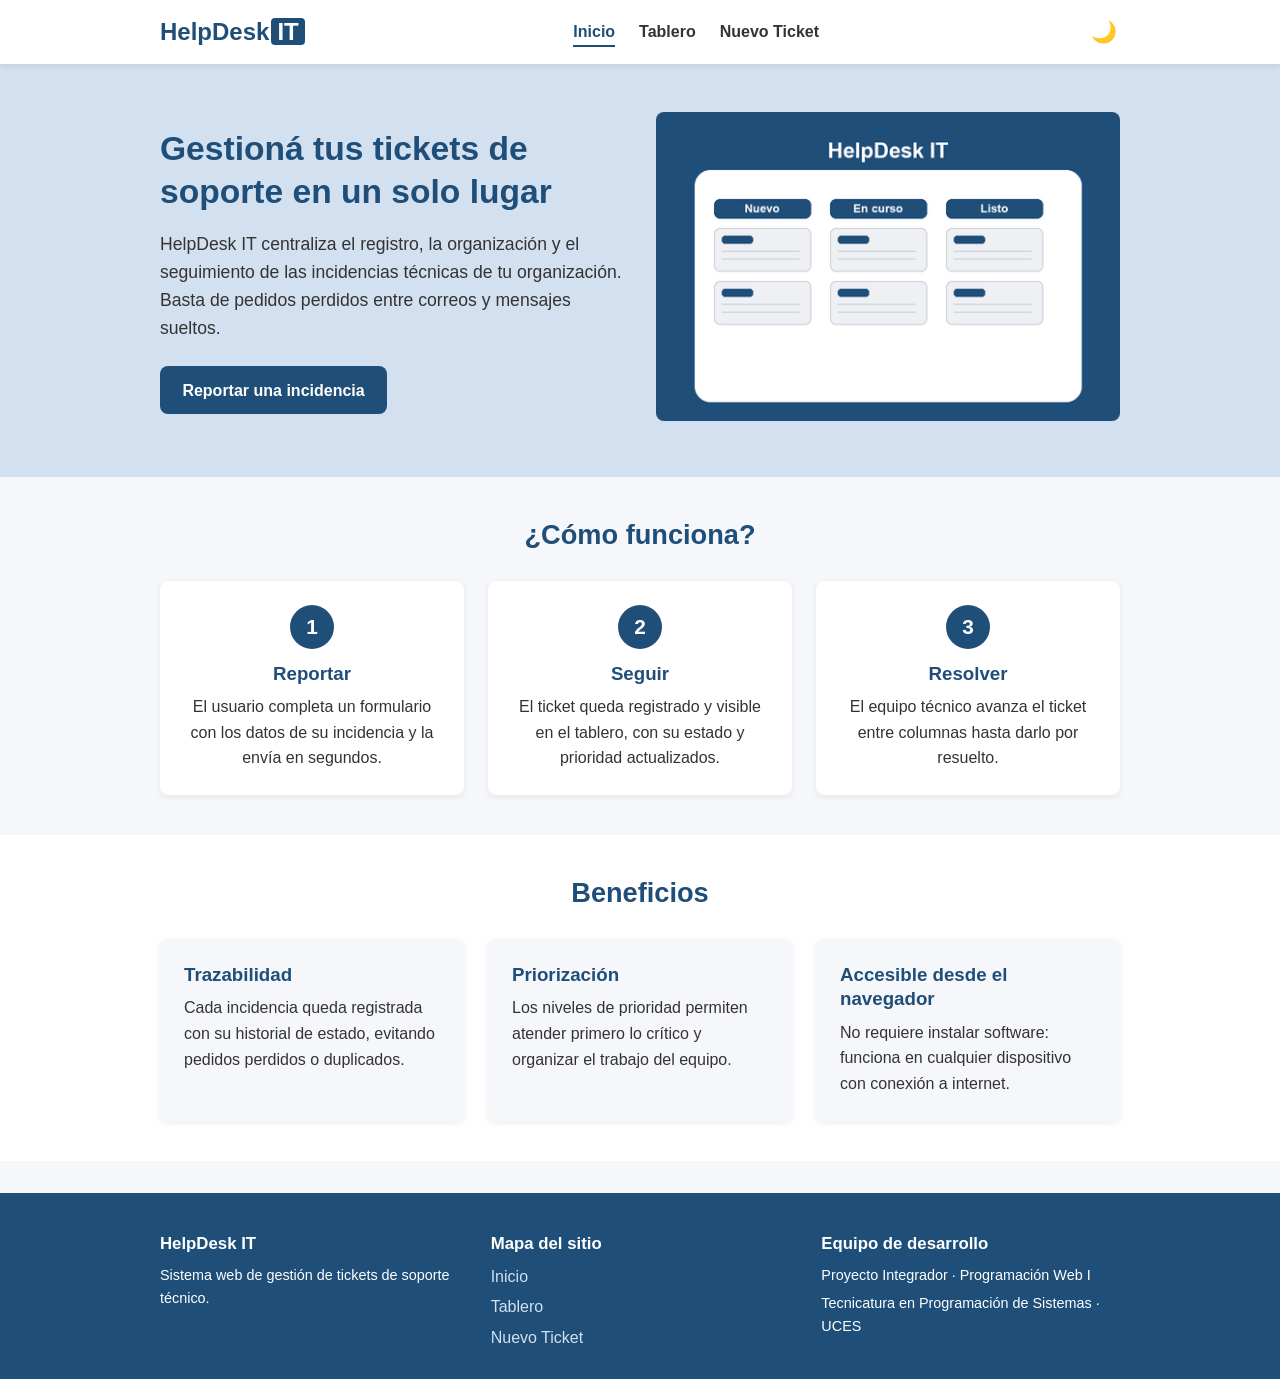
<file: index.html>
<!DOCTYPE html>
<html lang="es">
<head>
    <meta charset="UTF-8">
    <meta name="viewport" content="width=device-width, initial-scale=1.0">
    <meta name="description" content="HelpDesk IT: sistema web para registrar y hacer seguimiento de tickets de soporte técnico.">
    <meta name="author" content="Equipo HelpDesk IT">
    <title>HelpDesk IT | Inicio</title>
    <link rel="stylesheet" href="recursos/style.css">
</head>
<body>

    <header class="cabecera">
        <div class="contenedor cabecera__contenido">
            <a href="index.html" class="logo">HelpDesk<span>IT</span></a>

            <nav class="navegacion" id="navPrincipal" aria-label="Navegación principal">
                <ul>
                    <li><a href="index.html" class="activo">Inicio</a></li>
                    <li><a href="tablero.html">Tablero</a></li>
                    <li><a href="nuevo-ticket.html">Nuevo Ticket</a></li>
                </ul>
            </nav>

            <div class="cabecera__acciones">
                <button class="tema-toggle" id="temaToggle" type="button" aria-label="Activar modo oscuro">🌙</button>
                <button class="menu-toggle" id="menuToggle" aria-label="Abrir menú de navegación" aria-expanded="false">
                    <span></span><span></span><span></span>
                </button>
            </div>
        </div>
    </header>

    <main>
        <section class="hero">
            <div class="contenedor hero__contenido">
                <div class="hero__texto">
                    <h1>Gestioná tus tickets de soporte en un solo lugar</h1>
                    <p>HelpDesk IT centraliza el registro, la organización y el seguimiento de las incidencias técnicas de tu organización. Basta de pedidos perdidos entre correos y mensajes sueltos.</p>
                    <a href="nuevo-ticket.html" class="boton">Reportar una incidencia</a>
                </div>
                <div class="hero__imagen">
                    <img src="imagenes/hero-soporte.png" alt="Ilustración de un equipo de soporte técnico gestionando tickets" width="480" height="320">
                </div>
            </div>
        </section>

        <section class="pasos" aria-labelledby="titulo-pasos">
            <div class="contenedor">
                <h2 id="titulo-pasos">¿Cómo funciona?</h2>
                <div class="pasos__grilla">
                    <article class="paso">
                        <span class="paso__numero">1</span>
                        <h3>Reportar</h3>
                        <p>El usuario completa un formulario con los datos de su incidencia y la envía en segundos.</p>
                    </article>
                    <article class="paso">
                        <span class="paso__numero">2</span>
                        <h3>Seguir</h3>
                        <p>El ticket queda registrado y visible en el tablero, con su estado y prioridad actualizados.</p>
                    </article>
                    <article class="paso">
                        <span class="paso__numero">3</span>
                        <h3>Resolver</h3>
                        <p>El equipo técnico avanza el ticket entre columnas hasta darlo por resuelto.</p>
                    </article>
                </div>
            </div>
        </section>

        <!-- Beneficios -->
        <section class="beneficios" aria-labelledby="titulo-beneficios">
            <div class="contenedor">
                <h2 id="titulo-beneficios">Beneficios</h2>
                <div class="beneficios__grilla">
                    <article class="beneficio">
                        <h3>Trazabilidad</h3>
                        <p>Cada incidencia queda registrada con su historial de estado, evitando pedidos perdidos o duplicados.</p>
                    </article>
                    <article class="beneficio">
                        <h3>Priorización</h3>
                        <p>Los niveles de prioridad permiten atender primero lo crítico y organizar el trabajo del equipo.</p>
                    </article>
                    <article class="beneficio">
                        <h3>Accesible desde el navegador</h3>
                        <p>No requiere instalar software: funciona en cualquier dispositivo con conexión a internet.</p>
                    </article>
                </div>
            </div>
        </section>
    </main>

    <footer class="pie">
        <div class="contenedor pie__contenido">
            <div class="pie__columna">
                <h3>HelpDesk IT</h3>
                <p>Sistema web de gestión de tickets de soporte técnico.</p>
            </div>
            <nav class="pie__columna" aria-label="Mapa del sitio">
                <h3>Mapa del sitio</h3>
                <ul>
                    <li><a href="index.html">Inicio</a></li>
                    <li><a href="tablero.html">Tablero</a></li>
                    <li><a href="nuevo-ticket.html">Nuevo Ticket</a></li>
                </ul>
            </nav>
            <div class="pie__columna">
                <h3>Equipo de desarrollo</h3>
                <p>Proyecto Integrador · Programación Web I</p>
                <p>Tecnicatura en Programación de Sistemas · UCES</p>
            </div>
        </div>
    </footer>

    <script src="recursos/funciones.js"></script>
</body>
</html>
</file>
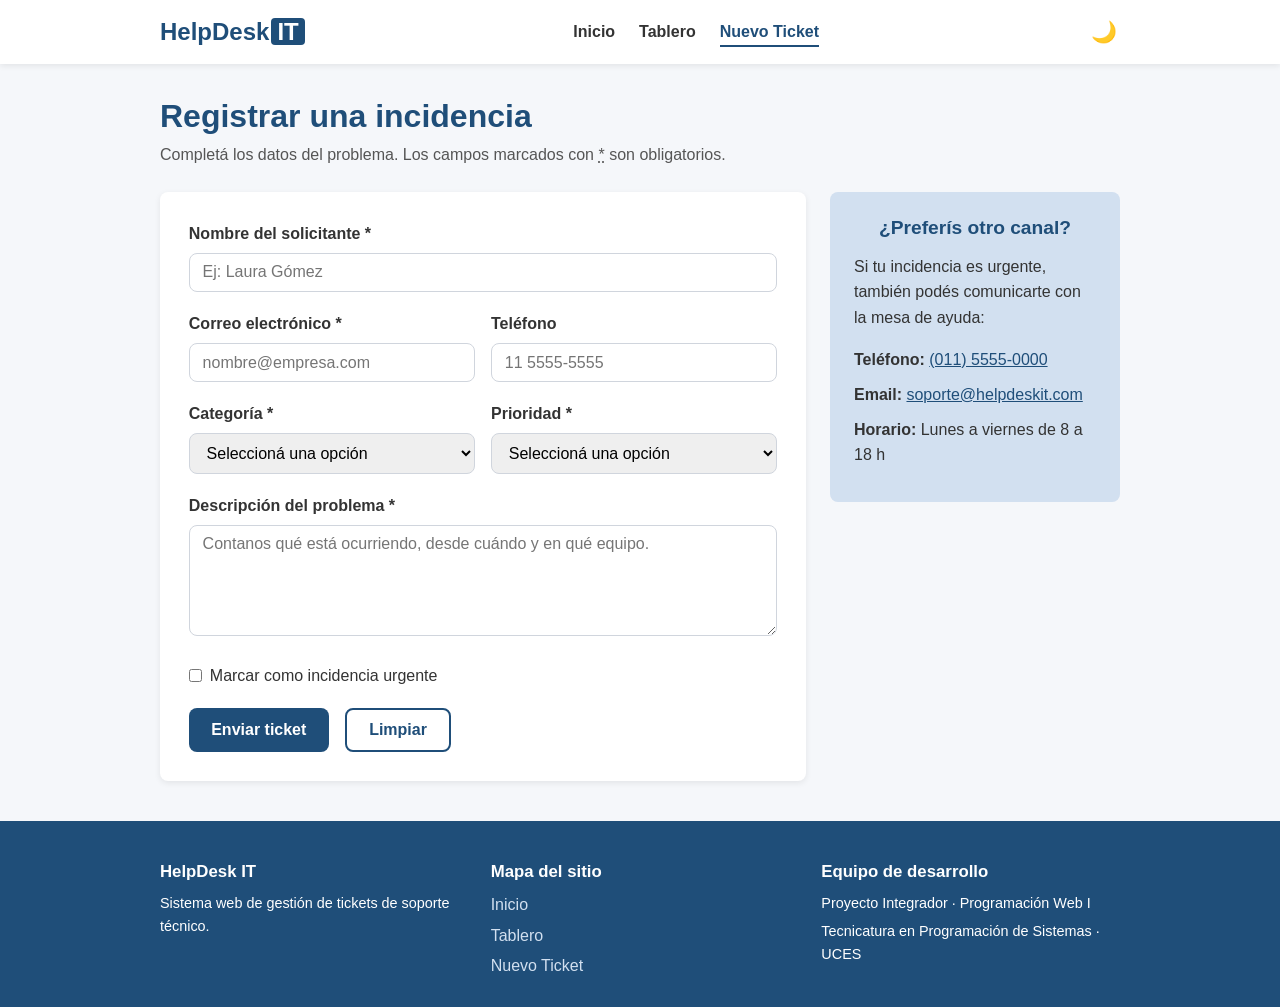
<file: nuevo-ticket.html>
<!DOCTYPE html>
<html lang="es">
<head>
    <meta charset="UTF-8">
    <meta name="viewport" content="width=device-width, initial-scale=1.0">
    <meta name="description" content="Registrá una nueva incidencia de soporte técnico en HelpDesk IT mediante un formulario simple y accesible.">
    <meta name="author" content="Equipo HelpDesk IT">
    <title>HelpDesk IT | Nuevo Ticket</title>
    <link rel="stylesheet" href="recursos/style.css">
</head>
<body>

    <header class="cabecera">
        <div class="contenedor cabecera__contenido">
            <a href="index.html" class="logo">HelpDesk<span>IT</span></a>

            <nav class="navegacion" id="navPrincipal" aria-label="Navegación principal">
                <ul>
                    <li><a href="index.html">Inicio</a></li>
                    <li><a href="tablero.html">Tablero</a></li>
                    <li><a href="nuevo-ticket.html" class="activo">Nuevo Ticket</a></li>
                </ul>
            </nav>

            <div class="cabecera__acciones">
                <button class="tema-toggle" id="temaToggle" type="button" aria-label="Activar modo oscuro">🌙</button>
                <button class="menu-toggle" id="menuToggle" aria-label="Abrir menú de navegación" aria-expanded="false">
                    <span></span><span></span><span></span>
                </button>
            </div>
        </div>
    </header>

    <main class="contenedor">
        <h1>Registrar una incidencia</h1>
        <p class="subtitulo">Completá los datos del problema. Los campos marcados con <abbr title="obligatorio">*</abbr> son obligatorios.</p>

        <div class="registro">
            <section class="formulario-seccion">
                <!-- novalidate: la validación la controla íntegramente JavaScript (Fase 3) -->
                <form class="formulario" action="#" method="post" novalidate>

                    <div class="campo">
                        <label for="nombre">Nombre del solicitante *</label>
                        <input type="text" id="nombre" name="nombre" placeholder="Ej: Laura Gómez" required>
                    </div>

                    <div class="campo-doble">
                        <div class="campo">
                            <label for="email">Correo electrónico *</label>
                            <input type="email" id="email" name="email" placeholder="nombre@empresa.com" required>
                        </div>
                        <div class="campo">
                            <label for="telefono">Teléfono</label>
                            <input type="tel" id="telefono" name="telefono" placeholder="11 5555-5555">
                        </div>
                    </div>

                    <div class="campo-doble">
                        <div class="campo">
                            <label for="categoria">Categoría *</label>
                            <select id="categoria" name="categoria" required>
                                <option value="">Seleccioná una opción</option>
                                <option value="hardware">Hardware</option>
                                <option value="software">Software</option>
                                <option value="redes">Redes</option>
                                <option value="accesos">Accesos</option>
                            </select>
                        </div>
                        <div class="campo">
                            <label for="prioridad">Prioridad *</label>
                            <select id="prioridad" name="prioridad" required>
                                <option value="">Seleccioná una opción</option>
                                <option value="alta">Alta</option>
                                <option value="media">Media</option>
                                <option value="baja">Baja</option>
                            </select>
                        </div>
                    </div>

                    <div class="campo">
                        <label for="descripcion">Descripción del problema *</label>
                        <textarea id="descripcion" name="descripcion" rows="5" placeholder="Contanos qué está ocurriendo, desde cuándo y en qué equipo." required></textarea>
                    </div>

                    <div class="campo campo--check">
                        <input type="checkbox" id="urgente" name="urgente" value="si">
                        <label for="urgente">Marcar como incidencia urgente</label>
                    </div>

                    <div class="acciones">
                        <button type="submit" class="boton">Enviar ticket</button>
                        <button type="reset" class="boton boton--secundario">Limpiar</button>
                    </div>
                </form>
            </section>

            <!-- Información de contacto directo -->
            <aside class="contacto" aria-label="Contacto directo de soporte">
                <h2>¿Preferís otro canal?</h2>
                <p>Si tu incidencia es urgente, también podés comunicarte con la mesa de ayuda:</p>
                <ul class="contacto__lista">
                    <li><strong>Teléfono:</strong> <a href="tel:+541155550000">(011) 5555-0000</a></li>
                    <li><strong>Email:</strong> <a href="mailto:soporte@helpdeskit.com">soporte@helpdeskit.com</a></li>
                    <li><strong>Horario:</strong> Lunes a viernes de 8 a 18 h</li>
                </ul>
            </aside>
        </div>
    </main>

    <footer class="pie">
        <div class="contenedor pie__contenido">
            <div class="pie__columna">
                <h3>HelpDesk IT</h3>
                <p>Sistema web de gestión de tickets de soporte técnico.</p>
            </div>
            <nav class="pie__columna" aria-label="Mapa del sitio">
                <h3>Mapa del sitio</h3>
                <ul>
                    <li><a href="index.html">Inicio</a></li>
                    <li><a href="tablero.html">Tablero</a></li>
                    <li><a href="nuevo-ticket.html">Nuevo Ticket</a></li>
                </ul>
            </nav>
            <div class="pie__columna">
                <h3>Equipo de desarrollo</h3>
                <p>Proyecto Integrador · Programación Web I</p>
                <p>Tecnicatura en Programación de Sistemas · UCES</p>
            </div>
        </div>
    </footer>

    <script src="recursos/funciones.js"></script>
</body>
</html>
</file>
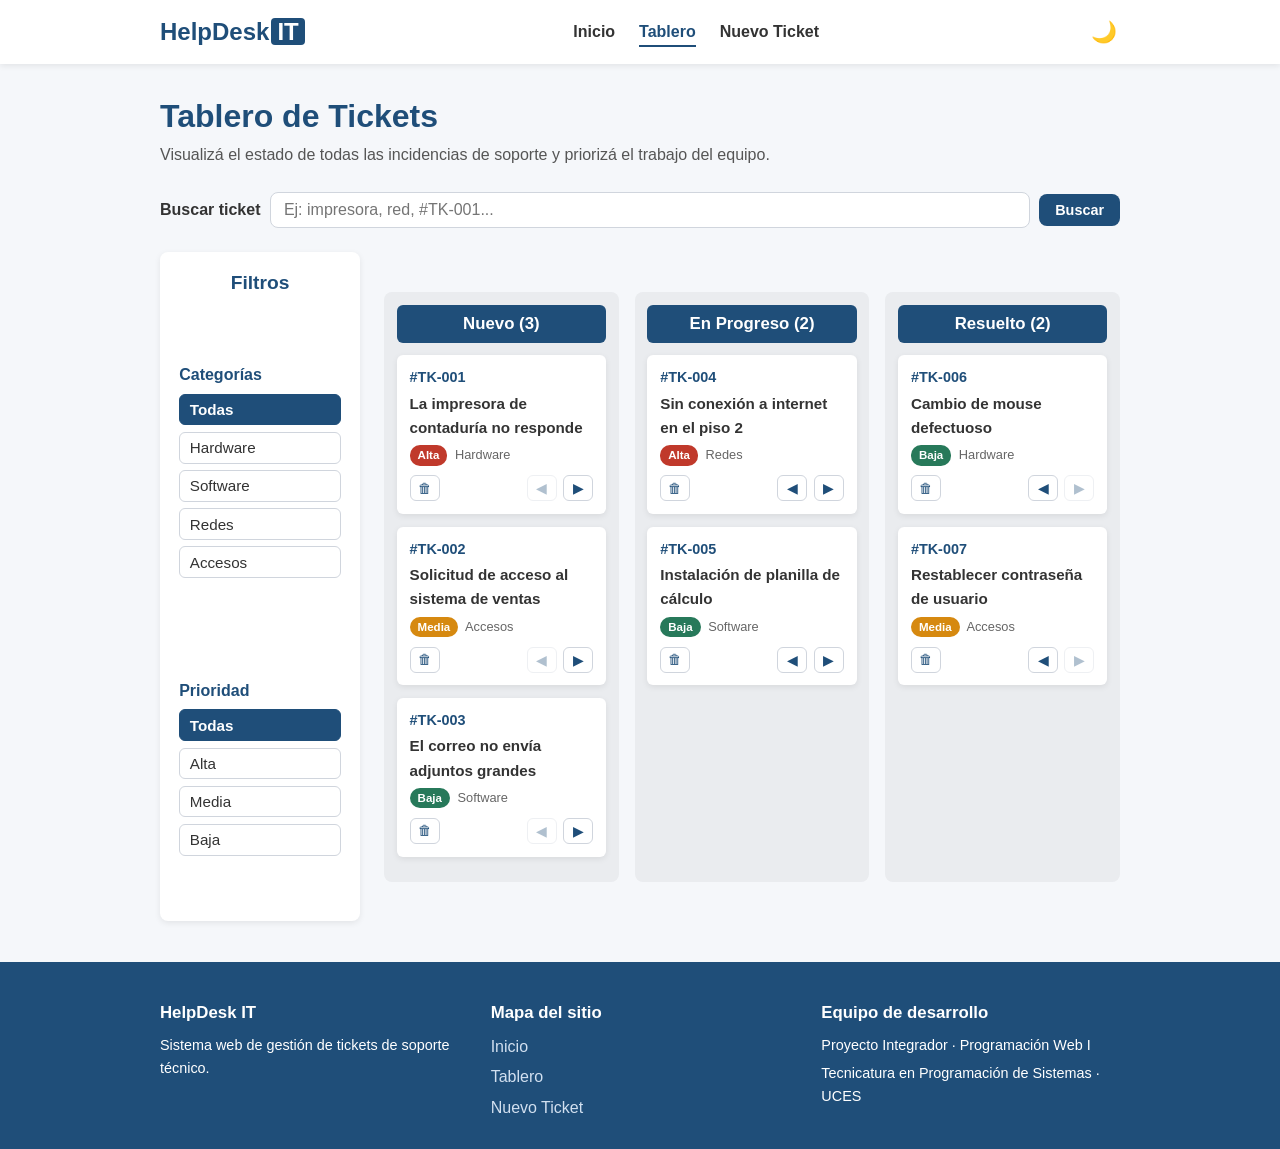
<file: tablero.html>
<!DOCTYPE html>
<html lang="es">
<head>
    <meta charset="UTF-8">
    <meta name="viewport" content="width=device-width, initial-scale=1.0">
    <meta name="description" content="Tablero Kanban de HelpDesk IT: seguí el estado de los tickets de soporte por categoría y prioridad.">
    <meta name="author" content="Equipo HelpDesk IT">
    <title>HelpDesk IT | Tablero de Tickets</title>
    <link rel="stylesheet" href="recursos/style.css">
</head>
<body>

    <header class="cabecera">
        <div class="contenedor cabecera__contenido">
            <a href="index.html" class="logo">HelpDesk<span>IT</span></a>

            <nav class="navegacion" id="navPrincipal" aria-label="Navegación principal">
                <ul>
                    <li><a href="index.html">Inicio</a></li>
                    <li><a href="tablero.html" class="activo">Tablero</a></li>
                    <li><a href="nuevo-ticket.html">Nuevo Ticket</a></li>
                </ul>
            </nav>

            <div class="cabecera__acciones">
                <button class="tema-toggle" id="temaToggle" type="button" aria-label="Activar modo oscuro">🌙</button>
                <button class="menu-toggle" id="menuToggle" aria-label="Abrir menú de navegación" aria-expanded="false">
                    <span></span><span></span><span></span>
                </button>
            </div>
        </div>
    </header>

    <main class="contenedor">
        <h1>Tablero de Tickets</h1>
        <p class="subtitulo">Visualizá el estado de todas las incidencias de soporte y priorizá el trabajo del equipo.</p>

        <form class="busqueda" role="search" action="#" method="get">
            <label for="buscar">Buscar ticket</label>
            <input type="search" id="buscar" name="buscar" placeholder="Ej: impresora, red, #TK-001...">
            <button type="submit" class="boton boton--pequeno">Buscar</button>
        </form>

        <div class="tablero">
            <aside class="filtros" aria-label="Filtros del tablero">
                <h2>Filtros</h2>

                <section aria-labelledby="filtro-categorias">
                    <h3 id="filtro-categorias">Categorías</h3>
                    <ul class="lista-filtros">
                        <li><button type="button" class="filtro activo" data-tipo="categoria" data-valor="todas">Todas</button></li>
                        <li><button type="button" class="filtro" data-tipo="categoria" data-valor="hardware">Hardware</button></li>
                        <li><button type="button" class="filtro" data-tipo="categoria" data-valor="software">Software</button></li>
                        <li><button type="button" class="filtro" data-tipo="categoria" data-valor="redes">Redes</button></li>
                        <li><button type="button" class="filtro" data-tipo="categoria" data-valor="accesos">Accesos</button></li>
                    </ul>
                </section>

                <section aria-labelledby="filtro-prioridad">
                    <h3 id="filtro-prioridad">Prioridad</h3>
                    <ul class="lista-filtros">
                        <li><button type="button" class="filtro activo" data-tipo="prioridad" data-valor="todas">Todas</button></li>
                        <li><button type="button" class="filtro" data-tipo="prioridad" data-valor="alta">Alta</button></li>
                        <li><button type="button" class="filtro" data-tipo="prioridad" data-valor="media">Media</button></li>
                        <li><button type="button" class="filtro" data-tipo="prioridad" data-valor="baja">Baja</button></li>
                    </ul>
                </section>
            </aside>

            <!-- Las tarjetas se generan dinámicamente con JavaScript (recursos/funciones.js)
                 a partir de un arreglo de objetos. Cada columna es un contenedor vacío. -->
            <section class="kanban" aria-label="Tablero Kanban de tickets">
                <div class="columna">
                    <h2 class="columna__titulo">Nuevo</h2>
                    <div class="columna__lista" data-estado="nuevo"></div>
                </div>

                <div class="columna">
                    <h2 class="columna__titulo">En Progreso</h2>
                    <div class="columna__lista" data-estado="progreso"></div>
                </div>

                <div class="columna">
                    <h2 class="columna__titulo">Resuelto</h2>
                    <div class="columna__lista" data-estado="resuelto"></div>
                </div>
            </section>
        </div>
    </main>

    <footer class="pie">
        <div class="contenedor pie__contenido">
            <div class="pie__columna">
                <h3>HelpDesk IT</h3>
                <p>Sistema web de gestión de tickets de soporte técnico.</p>
            </div>
            <nav class="pie__columna" aria-label="Mapa del sitio">
                <h3>Mapa del sitio</h3>
                <ul>
                    <li><a href="index.html">Inicio</a></li>
                    <li><a href="tablero.html">Tablero</a></li>
                    <li><a href="nuevo-ticket.html">Nuevo Ticket</a></li>
                </ul>
            </nav>
            <div class="pie__columna">
                <h3>Equipo de desarrollo</h3>
                <p>Proyecto Integrador · Programación Web I</p>
                <p>Tecnicatura en Programación de Sistemas · UCES</p>
            </div>
        </div>
    </footer>

    <script src="recursos/funciones.js"></script>
</body>
</html>
</file>
<file: recursos/style.css>
:root {
    --azul: #1f4e79;
    --azul-texto: #1f4e79;   /* azul para textos/títulos (se aclara en modo oscuro) */
    --azul-claro: #d2e0f0;
    --gris-texto: #333333;
    --gris-suave: #f5f7fa;
    --gris-borde: #d0d5dd;
    --blanco: #ffffff;
    --superficie-col: #eaecef; /* fondo de las columnas del Kanban */
    --alta: #c0392b;
    --media: #d68910;
    --baja: #27795a;
    --sombra: 0 2px 6px rgba(0, 0, 0, 0.08);
    --radio: 8px;
}

/* ---------- Tema oscuro ---------- */
:root[data-theme="dark"] {
    --azul-texto: #7ab3e5;
    --azul-claro: #1e2a3a;
    --gris-texto: #e4e6eb;
    --gris-suave: #15181c;
    --gris-borde: #3a3f47;
    --blanco: #23272e;
    --superficie-col: #2b3038;
    --sombra: 0 2px 6px rgba(0, 0, 0, 0.45);
}

* {
    margin: 0;
    padding: 0;
    box-sizing: border-box;
}

body {
    font-family: "Segoe UI", Arial, sans-serif;
    color: var(--gris-texto);
    line-height: 1.6;
    background-color: var(--gris-suave);
}

.contenedor {
    width: 90%;
    max-width: 960px;
    margin: 0 auto;
}

a { color: var(--azul-texto); }

h1, h2, h3 { color: var(--azul-texto); line-height: 1.3; }

.cabecera {
    background-color: var(--blanco);
    box-shadow: var(--sombra);
    position: sticky;
    top: 0;
    z-index: 100;
}

.cabecera__contenido {
    display: flex;
    align-items: center;
    justify-content: space-between;
    padding: 0.8rem 0;
}

.logo {
    font-size: 1.5rem;
    font-weight: bold;
    text-decoration: none;
    color: var(--azul-texto);
}

.logo span {
    background-color: var(--azul);
    color: var(--blanco);
    padding: 0 6px;
    border-radius: 4px;
    margin-left: 2px;
}

.navegacion ul {
    list-style: none;
    display: flex;
    gap: 1.5rem;
}

.navegacion a {
    text-decoration: none;
    color: var(--gris-texto);
    font-weight: 600;
    padding: 0.3rem 0;
    border-bottom: 2px solid transparent;
}

.navegacion a:hover,
.navegacion a.activo {
    color: var(--azul);
    border-bottom-color: var(--azul);
}

/* Botón hamburguesa (oculto en desktop) */
.menu-toggle {
    display: none;
    flex-direction: column;
    justify-content: space-between;
    width: 30px;
    height: 22px;
    background: none;
    border: none;
    cursor: pointer;
}

.menu-toggle span {
    display: block;
    height: 3px;
    background-color: var(--azul);
    border-radius: 2px;
}

/* Acciones de la cabecera (toggle de tema + hamburguesa) */
.cabecera__acciones {
    display: flex;
    align-items: center;
    gap: 0.8rem;
}

/* Botón de modo oscuro / claro (luna / sol) */
.tema-toggle {
    background: none;
    border: none;
    cursor: pointer;
    font-size: 1.3rem;
    line-height: 1;
    padding: 0.2rem;
    border-radius: 6px;
}
.tema-toggle:hover { background-color: var(--azul-claro); }

.boton {
    display: inline-block;
    background-color: var(--azul);
    color: var(--blanco);
    text-decoration: none;
    padding: 0.7rem 1.4rem;
    border: none;
    border-radius: var(--radio);
    font-size: 1rem;
    font-weight: 600;
    cursor: pointer;
}

.boton:hover { background-color: #163a5c; }

.boton--secundario {
    background-color: var(--blanco);
    color: var(--azul);
    border: 2px solid var(--azul);
}

.boton--pequeno { padding: 0.5rem 1rem; font-size: 0.9rem; }

.hero { background-color: var(--azul-claro); padding: 3rem 0; }

.hero__contenido {
    display: flex;
    align-items: center;
    gap: 2rem;
}

.hero__texto { flex: 1; }
.hero__texto h1 { font-size: 2.1rem; margin-bottom: 1rem; }
.hero__texto p { margin-bottom: 1.5rem; font-size: 1.1rem; }

.hero__imagen { flex: 1; text-align: center; }
.hero__imagen img { max-width: 100%; height: auto; border-radius: var(--radio); }

main section { padding: 2.5rem 0; }
main h2 { text-align: center; margin-bottom: 1.8rem; font-size: 1.7rem; }

.subtitulo { color: #555; margin: 0.3rem 0 1.5rem; }

.pasos__grilla,
.beneficios__grilla {
    display: flex;
    gap: 1.5rem;
}

.paso, .beneficio {
    flex: 1;
    background-color: var(--blanco);
    padding: 1.5rem;
    border-radius: var(--radio);
    box-shadow: var(--sombra);
    text-align: center;
}

.paso__numero {
    display: inline-flex;
    align-items: center;
    justify-content: center;
    width: 44px;
    height: 44px;
    background-color: var(--azul);
    color: var(--blanco);
    border-radius: 50%;
    font-size: 1.3rem;
    font-weight: bold;
    margin-bottom: 0.8rem;
}

.paso h3, .beneficio h3 { margin-bottom: 0.5rem; }
.beneficio { text-align: left; }

.beneficios { background-color: var(--blanco); }
.beneficios .beneficio { background-color: var(--gris-suave); }

main > h1 { margin-top: 2rem; }

.busqueda {
    display: flex;
    align-items: center;
    gap: 0.6rem;
    flex-wrap: wrap;
    margin-bottom: 1.5rem;
}

.busqueda label { font-weight: 600; }

.busqueda input[type="search"] {
    flex: 1;
    min-width: 200px;
    padding: 0.5rem 0.8rem;
    border: 1px solid var(--gris-borde);
    border-radius: var(--radio);
    font-size: 1rem;
}

.tablero {
    display: flex;
    align-items: flex-start;
    gap: 1.5rem;
    margin-bottom: 2.5rem;
}

.filtros {
    flex: 0 0 200px;
    background-color: var(--blanco);
    padding: 1.2rem;
    border-radius: var(--radio);
    box-shadow: var(--sombra);
    height: fit-content;
}

.filtros h2 { font-size: 1.2rem; margin-bottom: 0.8rem; }
.filtros h3 { font-size: 1rem; margin: 1rem 0 0.5rem; }

.lista-filtros { list-style: none; }
.lista-filtros li { margin-bottom: 0.4rem; }
.lista-filtros .filtro {
    display: block;
    width: 100%;
    text-align: left;
    padding: 0.4rem 0.6rem;
    color: var(--gris-texto);
    background-color: var(--blanco);
    border: 1px solid var(--gris-borde);
    border-radius: 6px;
    font-size: 0.95rem;
    font-family: inherit;
    cursor: pointer;
}
.lista-filtros .filtro:hover { background-color: var(--azul-claro); }

.lista-filtros .filtro.activo {
    background-color: var(--azul);
    border-color: var(--azul);
    color: var(--blanco);
    font-weight: 600;
}

.ticket.oculto { display: none; }

.columna__vacio {
    color: #888;
    font-size: 0.85rem;
    text-align: center;
    padding: 0.8rem 0.4rem;
    font-style: italic;
}

.kanban {
    flex: 1;
    display: flex;
    gap: 1rem;
}

.columna {
    flex: 1;
    background-color: var(--superficie-col);
    border-radius: var(--radio);
    padding: 0.8rem;
}

.columna__titulo {
    background-color: var(--azul);
    color: var(--blanco);
    text-align: center;
    padding: 0.5rem;
    border-radius: 6px;
    font-size: 1.05rem;
    margin-bottom: 0.8rem;
}

.ticket {
    background-color: var(--blanco);
    border-radius: 6px;
    padding: 0.8rem;
    margin-bottom: 0.8rem;
    box-shadow: var(--sombra);
}

.ticket__id { font-size: 0.9rem; color: var(--azul-texto); }
.ticket__titulo { font-size: 0.95rem; margin: 0.3rem 0; font-weight: 600; color: var(--gris-texto); }
.ticket__meta { font-size: 0.8rem; color: #666; }

.etiqueta {
    display: inline-block;
    color: var(--blanco);
    font-size: 0.72rem;
    font-weight: bold;
    padding: 1px 8px;
    border-radius: 10px;
    margin-right: 4px;
}
.etiqueta--alta { background-color: var(--alta); }
.etiqueta--media { background-color: var(--media); }
.etiqueta--baja { background-color: var(--baja); }

.registro {
    display: flex;
    align-items: flex-start;
    gap: 1.5rem;
    margin-bottom: 2.5rem;
}

.formulario-seccion {
    flex: 1;
    background-color: var(--blanco);
    padding: 1.8rem;
    border-radius: var(--radio);
    box-shadow: var(--sombra);
}

.campo { margin-bottom: 1.2rem; }
.campo label { display: block; font-weight: 600; margin-bottom: 0.4rem; }

.campo input,
.campo select,
.campo textarea {
    width: 100%;
    padding: 0.6rem 0.8rem;
    border: 1px solid var(--gris-borde);
    border-radius: var(--radio);
    font-size: 1rem;
    font-family: inherit;
}

.campo input:focus,
.campo select:focus,
.campo textarea:focus {
    outline: none;
    border-color: var(--azul);
    box-shadow: 0 0 0 3px rgba(31, 78, 121, 0.15);
}

.campo-doble {
    display: flex;
    gap: 1rem;
}
.campo-doble .campo { flex: 1; }

.campo--check {
    display: flex;
    align-items: center;
    gap: 0.5rem;
}
.campo--check label { margin-bottom: 0; font-weight: normal; }
.campo--check input { width: auto; }

.acciones { display: flex; gap: 1rem; }

.contacto {
    flex: 0 0 290px;
    background-color: var(--azul-claro);
    padding: 1.5rem;
    border-radius: var(--radio);
    height: fit-content;
}
.contacto h2 { font-size: 1.2rem; margin-bottom: 0.8rem; }
.contacto__lista { list-style: none; margin-top: 1rem; }
.contacto__lista li { margin-bottom: 0.6rem; }

.pie {
    background-color: var(--azul);
    color: var(--blanco);
    padding: 2.5rem 0 1.5rem;
    margin-top: 2rem;
}
.pie__contenido {
    display: flex;
    justify-content: space-between;
    gap: 2rem;
}
.pie__columna { flex: 1; }
.pie__columna h3 { color: var(--blanco); font-size: 1.05rem; margin-bottom: 0.6rem; }
.pie__columna p { font-size: 0.9rem; margin-bottom: 0.3rem; }
.pie__columna ul { list-style: none; }
.pie__columna li { margin-bottom: 0.3rem; }
.pie a { color: var(--azul-claro); text-decoration: none; }
.pie a:hover { text-decoration: underline; }

/* ============================================================
   FASE 3 — Estilos de interactividad (JS)
   ============================================================ */

/* Validación visual del formulario */
.campo input.campo-ok,
.campo select.campo-ok,
.campo textarea.campo-ok {
    border-color: #27795a;
    background-color: #eaf6ef;
}
.campo input.campo-error,
.campo select.campo-error,
.campo textarea.campo-error {
    border-color: var(--alta);
    background-color: #fdecea;
}

/* Mensaje de aviso del formulario (éxito / error) */
.aviso-form {
    margin-top: 1rem;
    padding: 0.7rem 1rem;
    border-radius: var(--radio);
    font-weight: 600;
}
.aviso-form--ok { background-color: #eaf6ef; color: #1e5c42; border: 1px solid #27795a; }
.aviso-form--error { background-color: #fdecea; color: #9a2318; border: 1px solid var(--alta); }

/* Botones para mover las tarjetas del Kanban */
.ticket__acciones {
    display: flex;
    justify-content: flex-end;
    gap: 0.4rem;
    margin-top: 0.6rem;
}
.ticket__mover,
.ticket__borrar {
    width: 30px;
    height: 26px;
    border: 1px solid var(--gris-borde);
    background-color: var(--blanco);
    border-radius: 6px;
    color: var(--azul-texto);
    font-size: 0.85rem;
    cursor: pointer;
}
.ticket__mover:hover:not(:disabled) { background-color: var(--azul-claro); }
.ticket__mover:disabled { opacity: 0.35; cursor: not-allowed; }

/* Botón borrar: se separa del par mover ◀ ▶ y se marca en rojo al pasar */
.ticket__borrar { margin-right: auto; }
.ticket__borrar:hover { background-color: #fdecea; border-color: var(--alta); }

/* ============================================================
   BREAKPOINT TABLET — hasta 720px
   Las columnas múltiples (aside + contenido) colapsan en vertical.
   ============================================================ */
@media (max-width: 720px) {

    /* Hero apilado */
    .hero__contenido { flex-direction: column-reverse; text-align: center; }

    /* Pasos y beneficios en una sola columna */
    .pasos__grilla,
    .beneficios__grilla { flex-direction: column; }

    /* Tablero: filtros arriba, Kanban abajo; columnas apiladas */
    .tablero { flex-direction: column; }
    .filtros { flex: 1 1 auto; width: 100%; }
    .kanban { flex-direction: column; }

    /* Formulario: el aside pasa debajo */
    .registro { flex-direction: column; }
    .contacto { flex: 1 1 auto; width: 100%; }

    /* Pie de página: columnas que se envuelven */
    .pie__contenido { flex-wrap: wrap; }
    .pie__columna { flex: 1 1 40%; }
}

/* ============================================================
   BREAKPOINT SMARTPHONE — hasta 480px
   El menú se vuelve táctil (hamburguesa) y apila vertical.
   Textos y márgenes se ajustan proporcionalmente.
   ============================================================ */
@media (max-width: 480px) {

    /* Menú hamburguesa (botón visible, nav colapsa) */
    .menu-toggle { display: flex; }

    .navegacion {
        display: none;
        position: absolute;
        top: 100%;
        left: 0;
        right: 0;
        background-color: var(--blanco);
        box-shadow: var(--sombra);
    }
    .navegacion.abierto { display: block; }

    /* Apilamiento vertical de los ítems del menú */
    .navegacion ul { flex-direction: column; align-items: stretch; gap: 0; }
    .navegacion li { border-top: 1px solid var(--gris-borde); }
    .navegacion a { display: block; padding: 0.9rem 1.2rem; }

    /* Ajuste proporcional de textos y espaciados */
    .hero { padding: 2rem 0; }
    .hero__texto h1 { font-size: 1.6rem; }
    main section { padding: 1.8rem 0; }
    main h2 { font-size: 1.4rem; }

    /* Campos del formulario a ancho completo */
    .campo-doble { flex-direction: column; }

    /* Acciones y buscador apilados */
    .acciones { flex-direction: column; }
    .acciones .boton { width: 100%; text-align: center; }

    /* Pie de página en una sola columna */
    .pie__contenido { flex-direction: column; gap: 1.2rem; }
    .pie__columna { flex: 1 1 auto; }
}
</file>
